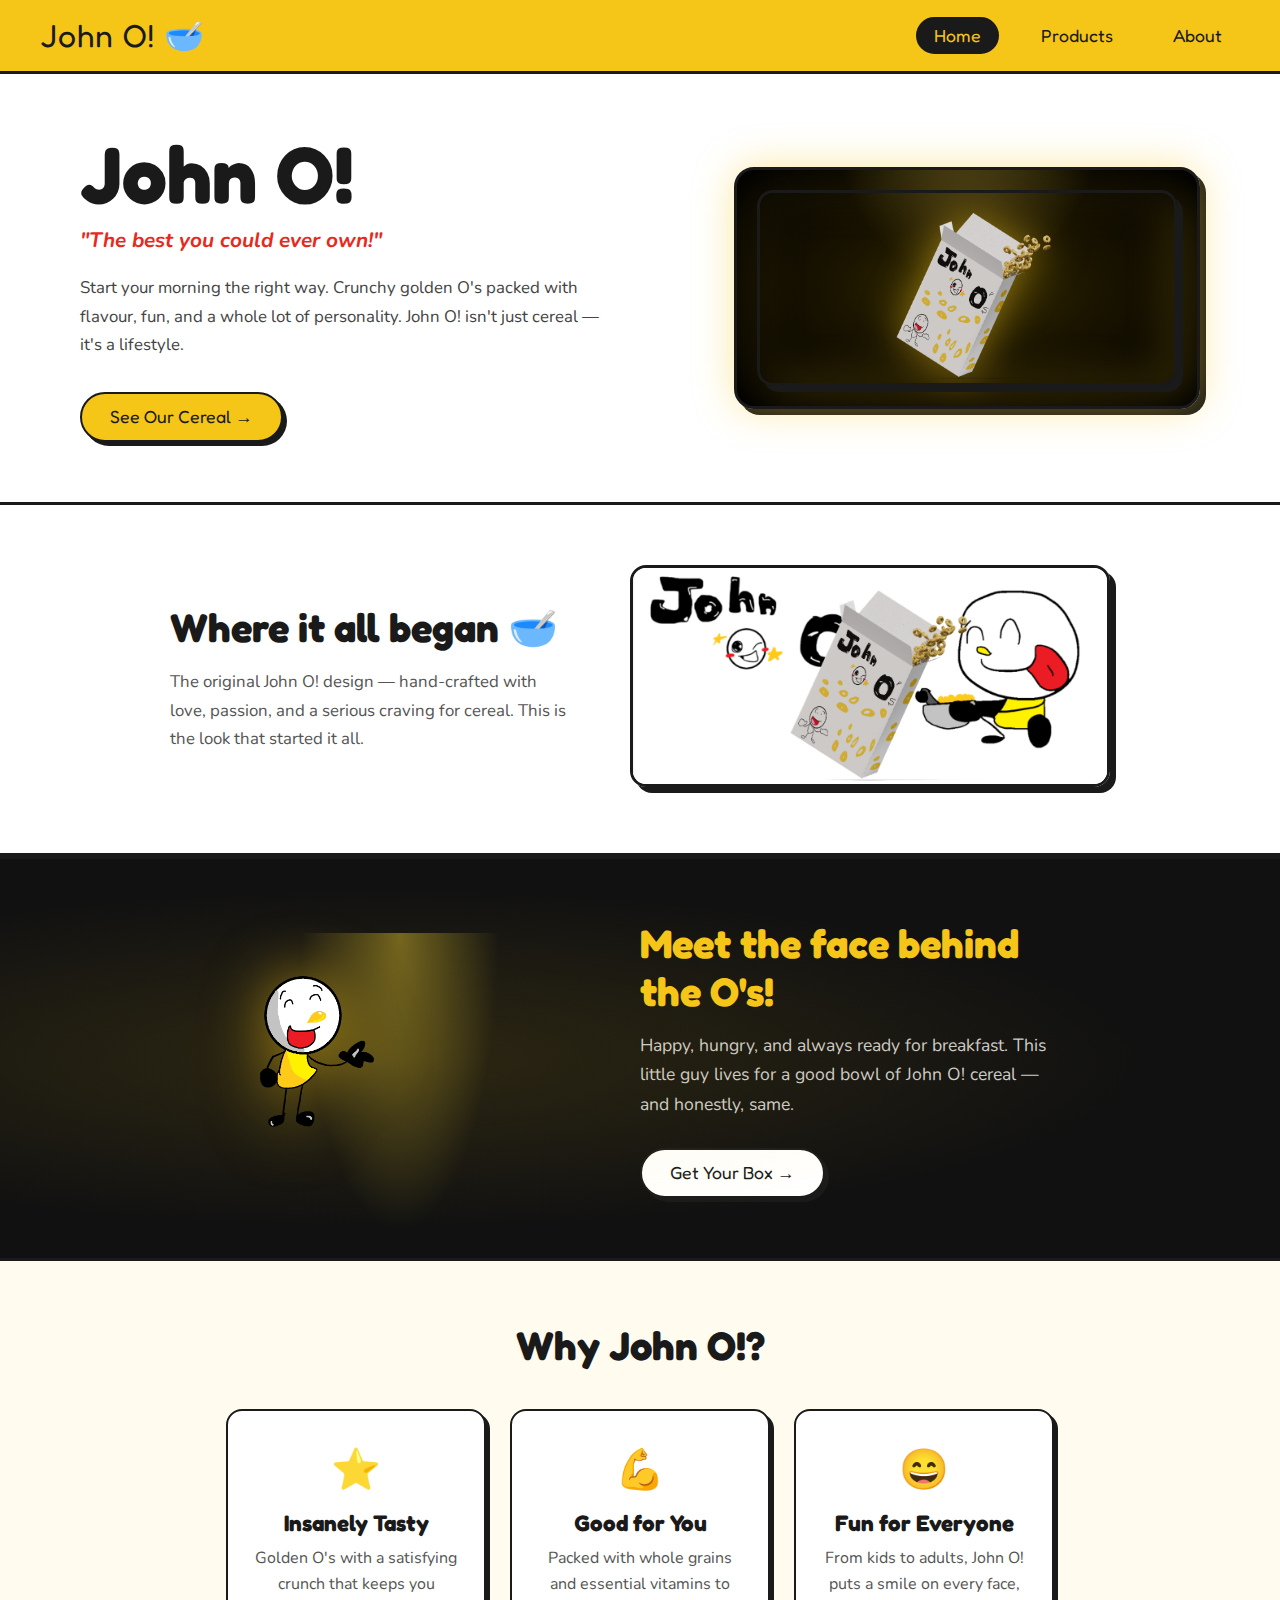
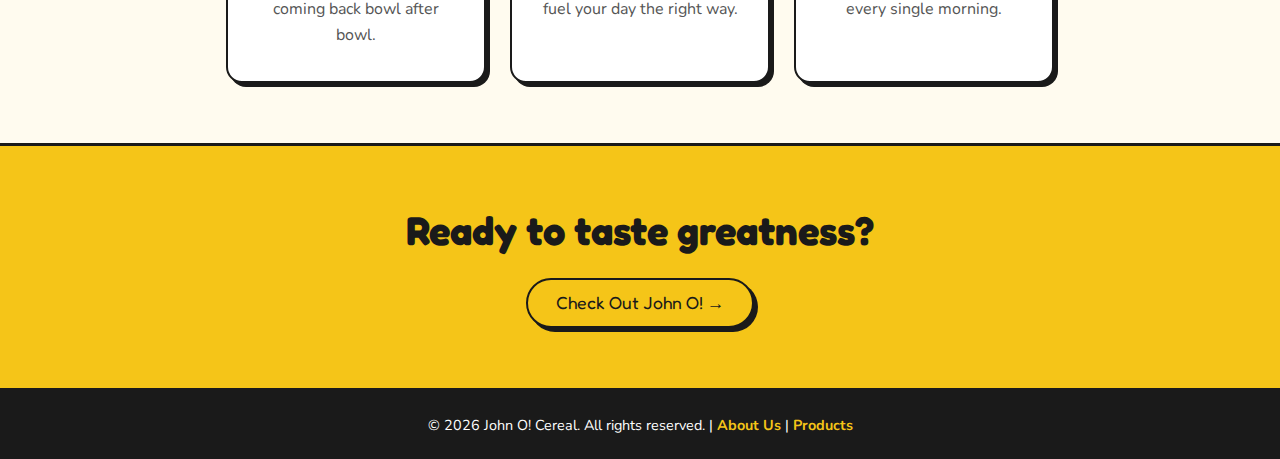
<file: index.html>
<!DOCTYPE html>
<html lang="en">
<head>
  <meta charset="UTF-8" />
  <meta name="viewport" content="width=device-width, initial-scale=1.0"/>
  <title>John O! Cereal</title>
  <link rel="stylesheet" href="style.css" />
</head>
<body>

  <header>
    <div class="logo">John O! 🥣</div>
    <nav>
      <a href="index.html">Home</a>
      <a href="products.html">Products</a>
      <a href="about.html">About</a>
    </nav>
  </header>

  <main>
    <section class="hero">
      <div class="hero-text">
        <h1>John O!</h1>
        <p class="slogan">"The best you could ever own!"</p>
        <p class="hero-desc">Start your morning the right way. Crunchy golden O's packed with flavour, fun, and a whole lot of personality. John O! isn't just cereal — it's a lifestyle.</p>
        <a href="products.html" class="btn">See Our Cereal →</a>
      </div>
      <div class="hero-image">
        <div class="spotlight-wrap">
          <img src="cerealsboxmockup_defaultscene_1200x550.png" alt="John O! Cereal Box" />
        </div>
      </div>
    </section>

    <section class="original-section">
      <div class="original-text">
        <h2>Where it all began 🥣</h2>
        <p>The original John O! design — hand-crafted with love, passion, and a serious craving for cereal. This is the look that started it all.</p>
      </div>
      <div class="original-image">
        <img src="original-cereal.png" alt="Original John O! Cereal Design" />
      </div>
    </section>

    <section class="mascot-banner">
      <div class="mascot-spotlight">
        <img src="johnoh_the_maskot.png" alt="John O! Mascot" />
      </div>
      <div class="mascot-text">
        <h2>Meet the face behind the O's!</h2>
        <p>Happy, hungry, and always ready for breakfast. This little guy lives for a good bowl of John O! cereal — and honestly, same.</p>
        <a href="products.html" class="btn btn-light">Get Your Box →</a>
      </div>
    </section>

    <section class="features">
      <h2>Why John O!?</h2>
      <div class="cards">
        <div class="card">
          <span>⭐</span>
          <h3>Insanely Tasty</h3>
          <p>Golden O's with a satisfying crunch that keeps you coming back bowl after bowl.</p>
        </div>
        <div class="card">
          <span>💪</span>
          <h3>Good for You</h3>
          <p>Packed with whole grains and essential vitamins to fuel your day the right way.</p>
        </div>
        <div class="card">
          <span>😄</span>
          <h3>Fun for Everyone</h3>
          <p>From kids to adults, John O! puts a smile on every face, every single morning.</p>
        </div>
      </div>
    </section>

    <section class="cta">
      <h2>Ready to taste greatness?</h2>
      <a href="products.html" class="btn">Check Out John O! →</a>
    </section>
  </main>

  <footer>
    <p>© 2026 John O! Cereal. All rights reserved. | <a href="about.html">About Us</a> | <a href="products.html">Products</a></p>
  </footer>

  <script src="script.js"></script>
</body>
</html>
</file>
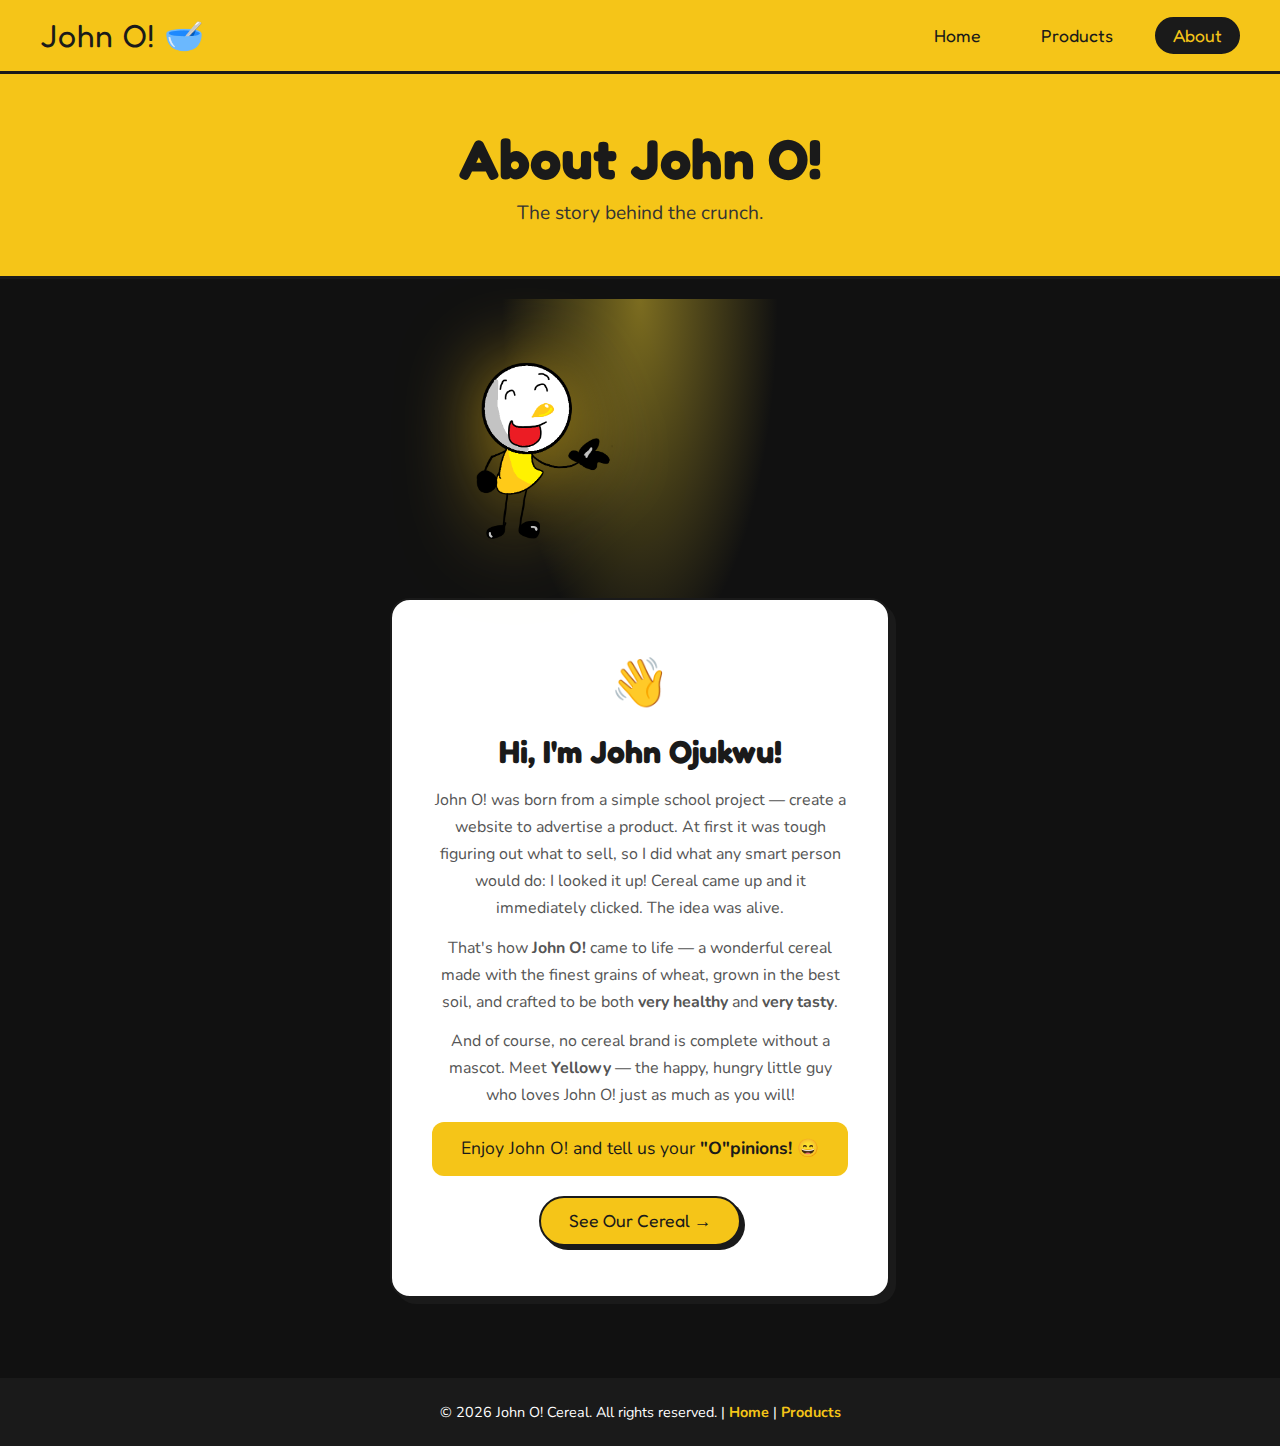
<file: about.html>
<!DOCTYPE html>
<html lang="en">
<head>
  <meta charset="UTF-8" />
  <meta name="viewport" content="width=device-width, initial-scale=1.0"/>
  <title>About – John O! Cereal</title>
  <link rel="stylesheet" href="style.css" />
</head>
<body>

  <header>
    <div class="logo">John O! 🥣</div>
    <nav>
      <a href="index.html">Home</a>
      <a href="products.html">Products</a>
      <a href="about.html" class="active">About</a>
    </nav>
  </header>

  <main>
    <section class="page-hero">
      <h1>About John O!</h1>
      <p>The story behind the crunch.</p>
    </section>

    <section class="about-section">
      <div class="mascot-about-spotlight">
        <img src="johnoh_the_maskot.png" alt="John O! Mascot" />
      </div>
      <div class="about-placeholder">
        <span>👋</span>
        <h2>Hi, I'm John Ojukwu!</h2>
        <p>John O! was born from a simple school project — create a website to advertise a product. At first it was tough figuring out what to sell, so I did what any smart person would do: I looked it up! Cereal came up and it immediately clicked. The idea was alive.</p>
        <p>That's how <strong>John O!</strong> came to life — a wonderful cereal made with the finest grains of wheat, grown in the best soil, and crafted to be both <strong>very healthy</strong> and <strong>very tasty</strong>.</p>
        <p>And of course, no cereal brand is complete without a mascot. Meet <strong>Yellowy</strong> — the happy, hungry little guy who loves John O! just as much as you will!</p>
        <p class="opinions">Enjoy John O! and tell us your <strong>"O"pinions!</strong> 😄</p>
        <a href="products.html" class="btn">See Our Cereal →</a>
      </div>
    </section>
  </main>

  <footer>
    <p>© 2026 John O! Cereal. All rights reserved. | <a href="index.html">Home</a> | <a href="products.html">Products</a></p>
  </footer>

  <script src="script.js"></script>
</body>
</html>
</file>
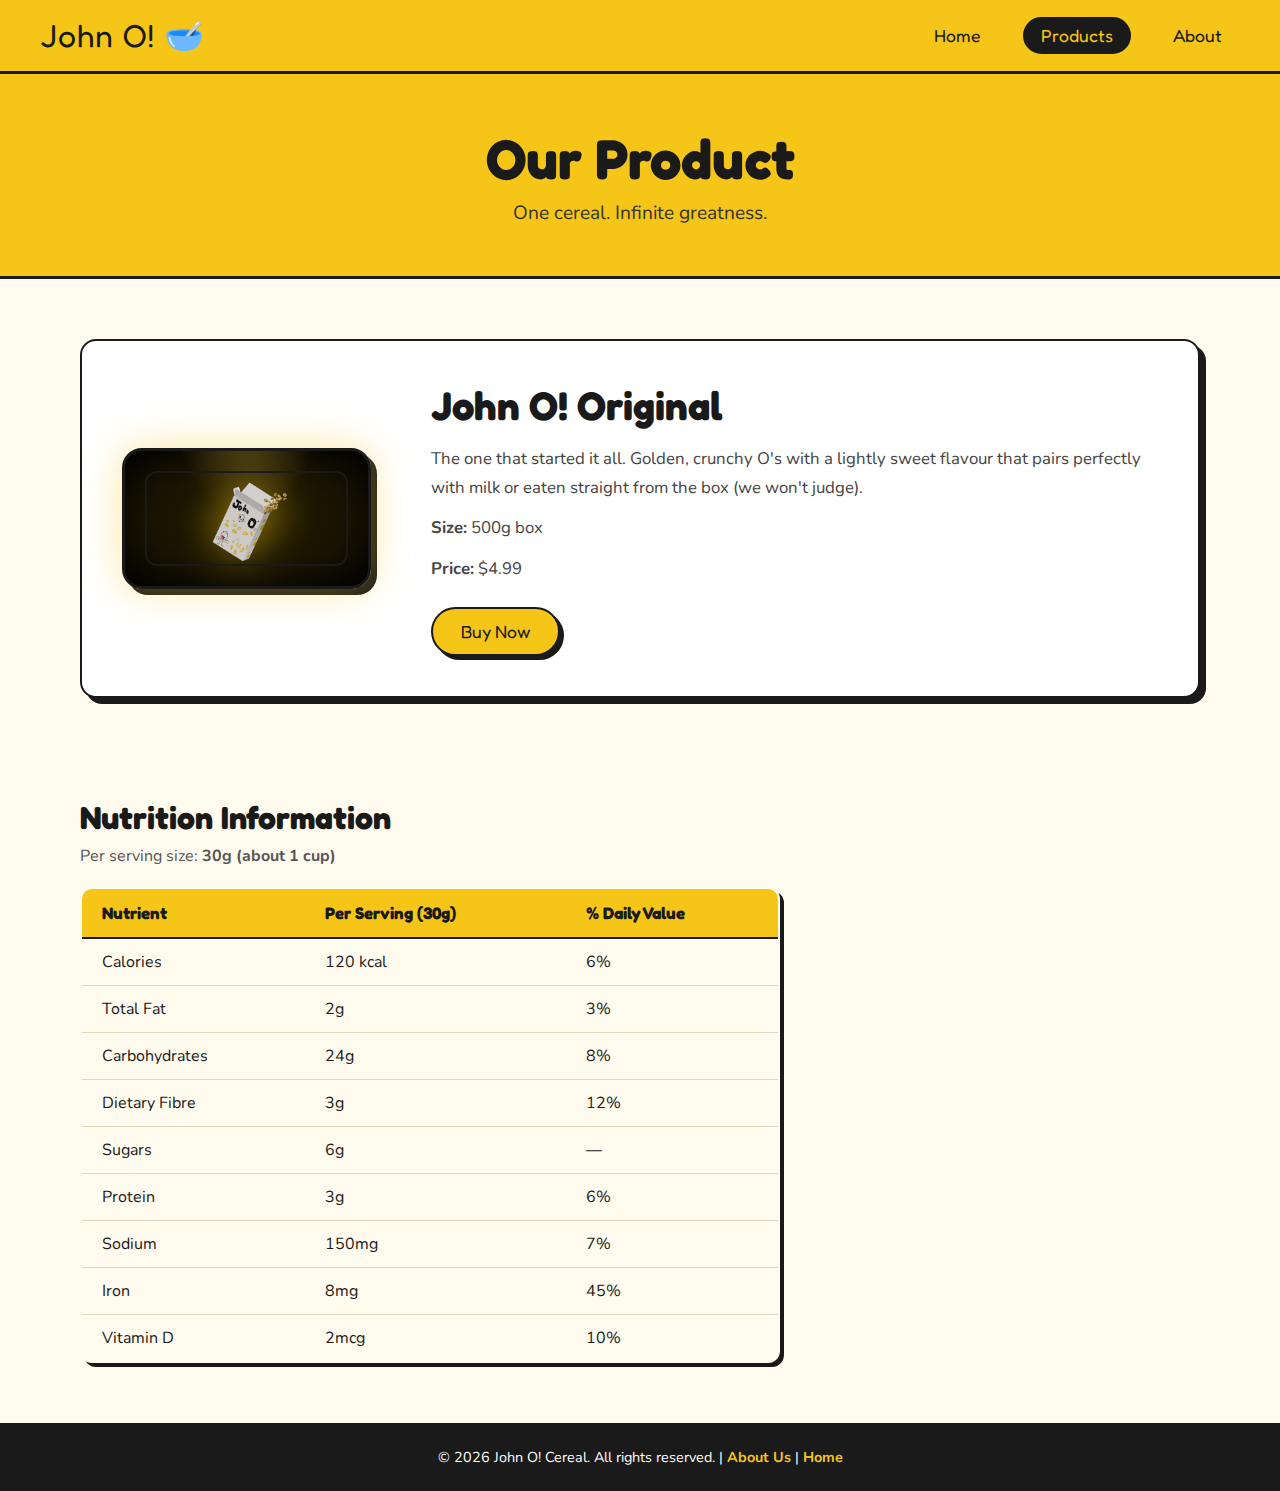
<file: products.html>
<!DOCTYPE html>
<html lang="en">
<head>
  <meta charset="UTF-8" />
  <meta name="viewport" content="width=device-width, initial-scale=1.0"/>
  <title>Products – John O! Cereal</title>
  <link rel="stylesheet" href="style.css" />
</head>
<body>

  <header>
    <div class="logo">John O! 🥣</div>
    <nav>
      <a href="index.html">Home</a>
      <a href="products.html" class="active">Products</a>
      <a href="about.html">About</a>
    </nav>
  </header>

  <main>
    <section class="page-hero">
      <h1>Our Product</h1>
      <p>One cereal. Infinite greatness.</p>
    </section>

    <section class="product-section">
      <div class="product-card">
        <div class="spotlight-wrap product-spotlight">
          <img src="cerealsboxmockup_defaultscene_1200x550.png" alt="John O! Cereal Box" class="product-img" />
        </div>
        <div class="product-info">
          <h2>John O! Original</h2>
          <p>The one that started it all. Golden, crunchy O's with a lightly sweet flavour that pairs perfectly with milk or eaten straight from the box (we won't judge).</p>
          <p><strong>Size:</strong> 500g box</p>
          <p><strong>Price:</strong> $4.99</p>
          <a href="#" class="btn">Buy Now</a>
        </div>
      </div>
    </section>

    <section class="nutrition-section">
      <h2>Nutrition Information</h2>
      <p>Per serving size: <strong>30g (about 1 cup)</strong></p>

      <table>
        <thead>
          <tr>
            <th>Nutrient</th>
            <th>Per Serving (30g)</th>
            <th>% Daily Value</th>
          </tr>
        </thead>
        <tbody>
          <tr>
            <td>Calories</td>
            <td>120 kcal</td>
            <td>6%</td>
          </tr>
          <tr>
            <td>Total Fat</td>
            <td>2g</td>
            <td>3%</td>
          </tr>
          <tr>
            <td>Carbohydrates</td>
            <td>24g</td>
            <td>8%</td>
          </tr>
          <tr>
            <td>Dietary Fibre</td>
            <td>3g</td>
            <td>12%</td>
          </tr>
          <tr>
            <td>Sugars</td>
            <td>6g</td>
            <td>—</td>
          </tr>
          <tr>
            <td>Protein</td>
            <td>3g</td>
            <td>6%</td>
          </tr>
          <tr>
            <td>Sodium</td>
            <td>150mg</td>
            <td>7%</td>
          </tr>
          <tr>
            <td>Iron</td>
            <td>8mg</td>
            <td>45%</td>
          </tr>
          <tr>
            <td>Vitamin D</td>
            <td>2mcg</td>
            <td>10%</td>
          </tr>
        </tbody>
      </table>
    </section>
  </main>

  <footer>
    <p>© 2026 John O! Cereal. All rights reserved. | <a href="about.html">About Us</a> | <a href="index.html">Home</a></p>
  </footer>

  <script src="script.js"></script>
</body>
</html>
</file>
<file: style.css>
/* ===== JOHN O! CEREAL — STYLESHEET ===== */

@import url('https://fonts.googleapis.com/css2?family=Fredoka+One&family=Nunito:wght@400;600;700&display=swap');

:root {
  --gold: #f5c518;
  --dark: #1a1a1a;
  --white: #ffffff;
  --light-bg: #fffbef;
  --accent: #e8291c;
  --border: #1a1a1a;
}

* {
  margin: 0;
  padding: 0;
  box-sizing: border-box;
}

body {
  font-family: 'Nunito', sans-serif;
  background-color: var(--light-bg);
  color: var(--dark);
}

/* ===== HEADER / NAV ===== */
header {
  background-color: var(--gold);
  border-bottom: 3px solid var(--border);
  padding: 16px 40px;
  display: flex;
  justify-content: space-between;
  align-items: center;
  position: sticky;
  top: 0;
  z-index: 100;
}

.logo {
  font-family: 'Fredoka One', cursive;
  font-size: 2rem;
  color: var(--dark);
  letter-spacing: 1px;
}

nav {
  display: flex;
  gap: 24px;
}

nav a {
  font-family: 'Fredoka One', cursive;
  font-size: 1.1rem;
  color: var(--dark);
  text-decoration: none;
  padding: 6px 16px;
  border-radius: 20px;
  border: 2px solid transparent;
  transition: all 0.2s ease;
}

nav a:hover,
nav a.active {
  background-color: var(--dark);
  color: var(--gold);
  border-color: var(--dark);
}

/* ===== HERO ===== */
.hero {
  display: flex;
  align-items: center;
  justify-content: space-between;
  padding: 60px 80px;
  gap: 40px;
  border-bottom: 3px solid var(--border);
  background-color: var(--white);
}

.hero-text {
  max-width: 520px;
}

.hero-text h1 {
  font-family: 'Fredoka One', cursive;
  font-size: 5rem;
  line-height: 1;
  color: var(--dark);
  margin-bottom: 12px;
}

.slogan {
  font-size: 1.3rem;
  font-weight: 700;
  color: var(--accent);
  margin-bottom: 20px;
  font-style: italic;
}

.hero-desc {
  font-size: 1.05rem;
  line-height: 1.7;
  color: #444;
  margin-bottom: 32px;
}

.hero-image img {
  max-width: 420px;
  width: 100%;
  border-radius: 16px;
  border: 3px solid var(--border);
  box-shadow: 6px 6px 0px var(--dark);
}

/* ===== BUTTON ===== */
.btn {
  display: inline-block;
  background-color: var(--gold);
  color: var(--dark);
  font-family: 'Fredoka One', cursive;
  font-size: 1.1rem;
  padding: 12px 28px;
  border-radius: 30px;
  border: 2px solid var(--dark);
  text-decoration: none;
  box-shadow: 4px 4px 0px var(--dark);
  transition: all 0.15s ease;
}

.btn:hover {
  transform: translate(-2px, -2px);
  box-shadow: 6px 6px 0px var(--dark);
}

.btn:active {
  transform: translate(2px, 2px);
  box-shadow: 2px 2px 0px var(--dark);
}

/* ===== FEATURES ===== */
.features {
  padding: 60px 80px;
  text-align: center;
}

.features h2 {
  font-family: 'Fredoka One', cursive;
  font-size: 2.5rem;
  margin-bottom: 40px;
}

.cards {
  display: flex;
  gap: 24px;
  justify-content: center;
  flex-wrap: wrap;
}

.card {
  background: var(--white);
  border: 2px solid var(--border);
  border-radius: 16px;
  padding: 32px 24px;
  max-width: 260px;
  box-shadow: 4px 4px 0px var(--border);
  transition: transform 0.2s ease;
}

.card:hover {
  transform: translateY(-4px);
}

.card span {
  font-size: 2.5rem;
  display: block;
  margin-bottom: 12px;
}

.card h3 {
  font-family: 'Fredoka One', cursive;
  font-size: 1.4rem;
  margin-bottom: 10px;
}

.card p {
  color: #555;
  line-height: 1.6;
}

/* ===== CTA ===== */
.cta {
  background-color: var(--gold);
  border-top: 3px solid var(--border);
  border-bottom: 3px solid var(--border);
  text-align: center;
  padding: 60px 40px;
}

.cta h2 {
  font-family: 'Fredoka One', cursive;
  font-size: 2.5rem;
  margin-bottom: 24px;
}

/* ===== PAGE HERO (inner pages) ===== */
.page-hero {
  background-color: var(--gold);
  border-bottom: 3px solid var(--border);
  padding: 50px 80px;
  text-align: center;
}

.page-hero h1 {
  font-family: 'Fredoka One', cursive;
  font-size: 3.5rem;
  margin-bottom: 8px;
}

.page-hero p {
  font-size: 1.2rem;
  color: #333;
}

/* ===== PRODUCTS PAGE ===== */
.product-section {
  padding: 60px 80px;
}

.product-card {
  display: flex;
  gap: 60px;
  align-items: center;
  background: var(--white);
  border: 2px solid var(--border);
  border-radius: 16px;
  padding: 40px;
  box-shadow: 6px 6px 0px var(--border);
}

.product-img {
  max-width: 320px;
  width: 100%;
  border-radius: 12px;
  border: 2px solid var(--border);
}

.product-info h2 {
  font-family: 'Fredoka One', cursive;
  font-size: 2.5rem;
  margin-bottom: 16px;
}

.product-info p {
  color: #444;
  line-height: 1.7;
  margin-bottom: 12px;
  font-size: 1.05rem;
}

.product-info .btn {
  margin-top: 12px;
}

/* ===== TABLE ===== */
.nutrition-section {
  padding: 40px 80px 60px;
}

.nutrition-section h2 {
  font-family: 'Fredoka One', cursive;
  font-size: 2rem;
  margin-bottom: 8px;
}

.nutrition-section > p {
  margin-bottom: 20px;
  color: #555;
}

table {
  width: 100%;
  max-width: 700px;
  border-collapse: collapse;
  border: 2px solid var(--border);
  border-radius: 12px;
  overflow: hidden;
  box-shadow: 4px 4px 0px var(--border);
}

thead {
  background-color: var(--gold);
}

thead th {
  font-family: 'Fredoka One', cursive;
  font-size: 1.05rem;
  padding: 14px 20px;
  text-align: left;
  border-bottom: 2px solid var(--border);
}

tbody tr {
  border-bottom: 1px solid #e0d8c0;
  transition: background 0.15s;
}

tbody tr:nth-child(even) {
  background-color: #fffbef;
}

tbody tr:hover {
  background-color: #fff3c0;
}

tbody td {
  padding: 12px 20px;
  font-size: 1rem;
}

/* ===== ORIGINAL CEREAL SECTION ===== */
.original-section {
  display: flex;
  align-items: center;
  justify-content: center;
  gap: 60px;
  padding: 60px 80px;
  background: var(--white);
  border-bottom: 3px solid var(--border);
}

.original-text {
  max-width: 400px;
}

.original-text h2 {
  font-family: 'Fredoka One', cursive;
  font-size: 2.5rem;
  margin-bottom: 16px;
}

.original-text p {
  color: #555;
  font-size: 1.05rem;
  line-height: 1.7;
}

.original-image img {
  max-width: 480px;
  width: 100%;
  border-radius: 16px;
  border: 3px solid var(--border);
  box-shadow: 6px 6px 0px var(--border);
}

/* ===== SPOTLIGHT EFFECT ===== */
.spotlight-wrap {
  background: radial-gradient(ellipse at center, #3a3000 0%, #1a1400 40%, #000000 100%);
  border-radius: 20px;
  border: 3px solid var(--border);
  box-shadow: 0 0 40px rgba(245, 197, 24, 0.4), 6px 6px 0px var(--border);
  padding: 20px;
  display: flex;
  align-items: center;
  justify-content: center;
  position: relative;
  overflow: hidden;
}

.spotlight-wrap::before {
  content: '';
  position: absolute;
  top: -30%;
  left: 50%;
  transform: translateX(-50%);
  width: 60%;
  height: 80%;
  background: radial-gradient(ellipse at top, rgba(255, 220, 80, 0.35) 0%, transparent 70%);
  pointer-events: none;
}

.spotlight-wrap img {
  max-width: 100%;
  width: 420px;
  position: relative;
  z-index: 1;
  filter: drop-shadow(0 0 20px rgba(245, 197, 24, 0.5));
}

.product-spotlight {
  max-width: 380px;
}

.product-spotlight img {
  width: 320px;
}

/* ===== MASCOT BANNER ===== */
.mascot-banner {
  display: flex;
  align-items: center;
  justify-content: center;
  gap: 60px;
  background: #111;
  border-top: 3px solid var(--border);
  border-bottom: 3px solid var(--border);
  padding: 60px 80px;
  position: relative;
  overflow: hidden;
}

.mascot-banner::before {
  content: '';
  position: absolute;
  top: 0; left: 0; right: 0; bottom: 0;
  background: radial-gradient(ellipse at 30% 50%, rgba(245, 197, 24, 0.12) 0%, transparent 60%);
  pointer-events: none;
}

.mascot-spotlight {
  position: relative;
  flex-shrink: 0;
}

.mascot-spotlight::before {
  content: '';
  position: absolute;
  top: -40px;
  left: 50%;
  transform: translateX(-50%);
  width: 200px;
  height: 300px;
  background: radial-gradient(ellipse at top, rgba(255, 220, 50, 0.4) 0%, transparent 70%);
  pointer-events: none;
  z-index: 0;
}

.mascot-spotlight img {
  width: 360px;
  position: relative;
  z-index: 1;
  filter: drop-shadow(0 0 30px rgba(245, 197, 24, 0.6));
  animation: float 3s ease-in-out infinite;
}

@keyframes float {
  0%, 100% { transform: translateY(0px); }
  50% { transform: translateY(-12px); }
}

.mascot-text {
  max-width: 420px;
}

.mascot-text h2 {
  font-family: 'Fredoka One', cursive;
  font-size: 2.5rem;
  color: var(--gold);
  margin-bottom: 16px;
}

.mascot-text p {
  color: #ccc;
  font-size: 1.1rem;
  line-height: 1.7;
  margin-bottom: 28px;
}

.btn-light {
  background-color: var(--white);
  color: var(--dark);
}

/* ===== ABOUT PAGE ===== */
.about-section {
  padding: 80px 40px;
  text-align: center;
  display: flex;
  flex-direction: column;
  align-items: center;
  gap: 40px;
  background: #111;
  min-height: 60vh;
}

.mascot-about-spotlight {
  position: relative;
}

.mascot-about-spotlight::before {
  content: '';
  position: absolute;
  top: -60px;
  left: 50%;
  transform: translateX(-50%);
  width: 300px;
  height: 400px;
  background: radial-gradient(ellipse at top, rgba(255, 220, 50, 0.45) 0%, transparent 65%);
  pointer-events: none;
  z-index: 0;
}

.mascot-about-spotlight img {
  width: 420px;
  position: relative;
  z-index: 1;
  filter: drop-shadow(0 0 40px rgba(245, 197, 24, 0.7));
  animation: float 3s ease-in-out infinite;
}

.about-placeholder {
  max-width: 500px;
  background: var(--white);
  border: 2px solid var(--border);
  border-radius: 20px;
  padding: 50px 40px;
  box-shadow: 6px 6px 0px var(--border);
}

.about-placeholder span {
  font-size: 3rem;
  display: block;
  margin-bottom: 16px;
}

.about-placeholder h2 {
  font-family: 'Fredoka One', cursive;
  font-size: 2rem;
  margin-bottom: 16px;
}

.about-placeholder p {
  color: #555;
  line-height: 1.7;
  margin-bottom: 12px;
}

.opinions {
  font-size: 1.1rem;
  color: var(--dark) !important;
  background: var(--gold);
  border-radius: 12px;
  padding: 12px 16px;
  margin-top: 8px !important;
  margin-bottom: 20px !important;
}

/* ===== FOOTER ===== */
footer {
  background-color: var(--dark);
  color: var(--white);
  text-align: center;
  padding: 24px 40px;
  font-size: 0.9rem;
}

footer a {
  color: var(--gold);
  text-decoration: none;
  font-weight: 700;
}

footer a:hover {
  text-decoration: underline;
}

/* ===== RESPONSIVE ===== */
@media (max-width: 768px) {
  .hero {
    flex-direction: column;
    padding: 40px 24px;
    text-align: center;
  }

  .hero-text h1 { font-size: 3.5rem; }

  .features, .product-section, .nutrition-section {
    padding: 40px 24px;
  }

  .product-card {
    flex-direction: column;
    text-align: center;
  }

  header {
    padding: 16px 20px;
  }

  nav { gap: 12px; }
}
</file>
